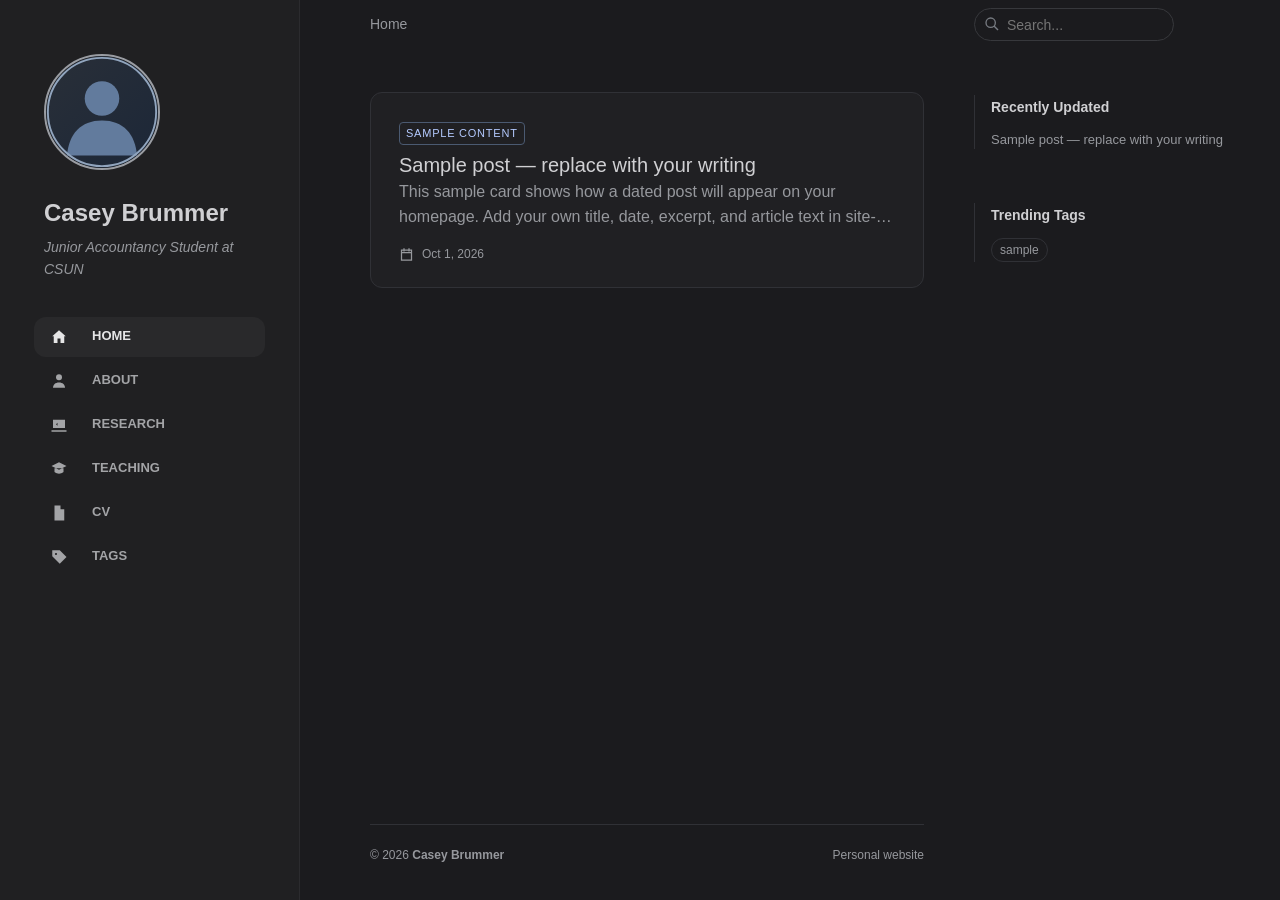
<file: index.html>
<!doctype html>
<html lang="en">
<head>
  <meta charset="utf-8">
  <meta name="viewport" content="width=device-width, initial-scale=1">
  <meta name="description" content="Personal website of Casey Brummer, junior accountancy student at CSUN.">
  <link rel="icon" href="assets/favicon.svg" type="image/svg+xml">
  <link rel="stylesheet" href="style.css">
  <script defer src="site-data.js"></script>
  <script defer src="app.js"></script>
  <title>Home | Casey Brummer</title>
</head>
<body data-page="home">
  <a class="skip" href="#content">Skip to content</a>
  <header class="mobile-header"><button class="menu-button" id="menu-button" aria-label="Open navigation" aria-controls="sidebar" aria-expanded="false">☰</button><span id="mobile-name">Casey Brummer</span></header>
  <div class="mobile-backdrop" id="backdrop"></div>
  <aside class="sidebar" id="sidebar"></aside>
  <div class="layout">
    <main class="main">
      <div class="topbar" id="breadcrumb"></div>
      <section class="page" id="content" aria-live="polite"></section>
      <footer class="site-footer"><span>© <span id="footer-year"></span> <strong id="footer-name"></strong></span><span>Personal website</span></footer>
    </main>
    <aside class="rightbar" aria-label="Site tools and recent content">
      <div class="search-wrap"><svg class="search-icon" viewBox="0 0 24 24" aria-hidden="true"><circle cx="10" cy="10" r="7" fill="none" stroke="currentColor" stroke-width="2"/><path d="m15 15 6 6" fill="none" stroke="currentColor" stroke-width="2"/></svg><input class="search" id="search" type="search" placeholder="Search..." aria-label="Search pages and posts" autocomplete="off"><div class="search-results" id="search-results" aria-live="polite"></div></div>
      <div class="widget" id="recent"></div>
      <div class="widget" id="trending"></div>
    </aside>
  </div>
</body>
</html>
</file>
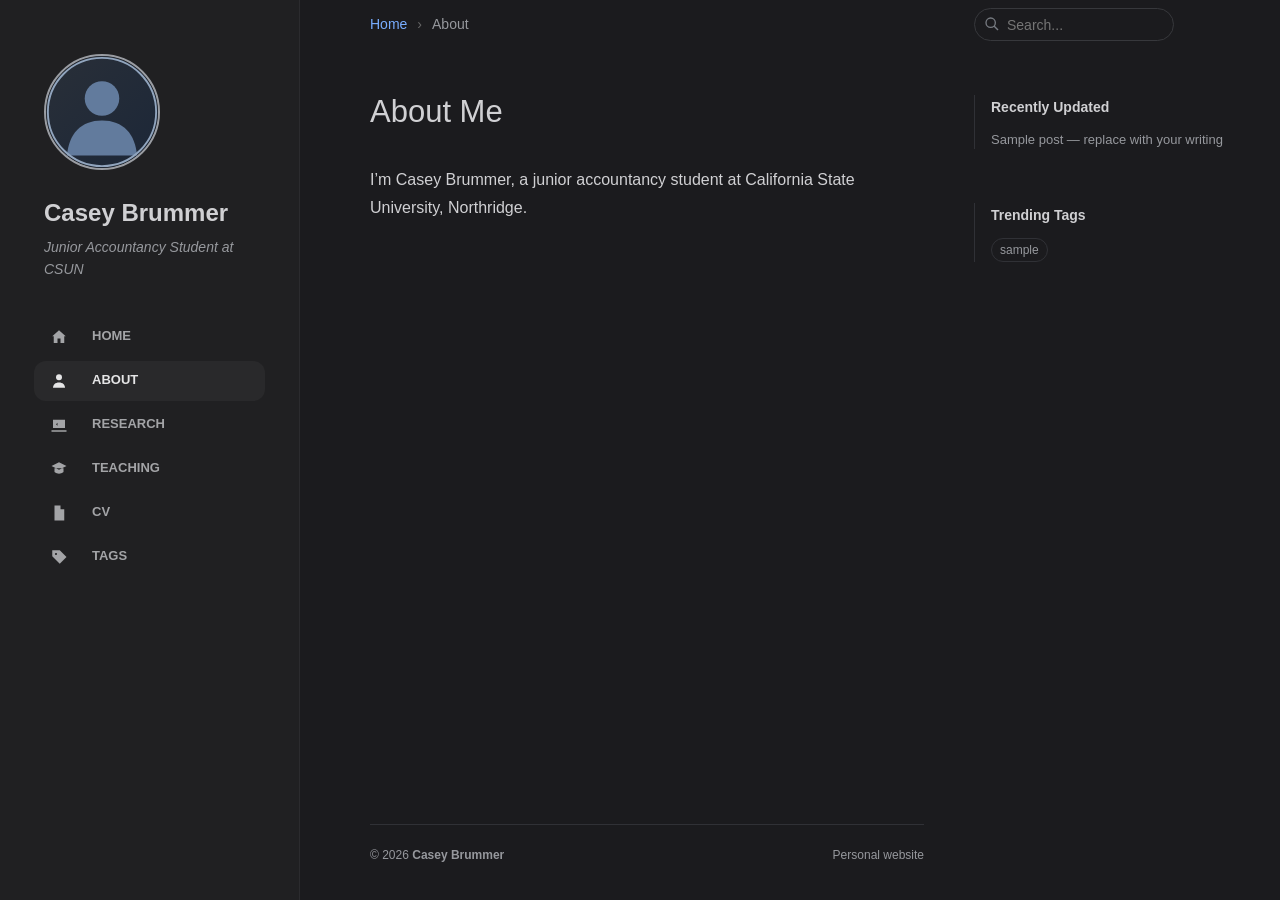
<file: about.html>
<!doctype html>
<html lang="en">
<head>
  <meta charset="utf-8">
  <meta name="viewport" content="width=device-width, initial-scale=1">
  <meta name="description" content="Personal website of Casey Brummer, junior accountancy student at CSUN.">
  <link rel="icon" href="assets/favicon.svg" type="image/svg+xml">
  <link rel="stylesheet" href="style.css">
  <script defer src="site-data.js"></script>
  <script defer src="app.js"></script>
  <title>About | Casey Brummer</title>
</head>
<body data-page="about">
  <a class="skip" href="#content">Skip to content</a>
  <header class="mobile-header"><button class="menu-button" id="menu-button" aria-label="Open navigation" aria-controls="sidebar" aria-expanded="false">☰</button><span id="mobile-name">Casey Brummer</span></header>
  <div class="mobile-backdrop" id="backdrop"></div>
  <aside class="sidebar" id="sidebar"></aside>
  <div class="layout">
    <main class="main">
      <div class="topbar" id="breadcrumb"></div>
      <section class="page" id="content" aria-live="polite"></section>
      <footer class="site-footer"><span>© <span id="footer-year"></span> <strong id="footer-name"></strong></span><span>Personal website</span></footer>
    </main>
    <aside class="rightbar" aria-label="Site tools and recent content">
      <div class="search-wrap"><svg class="search-icon" viewBox="0 0 24 24" aria-hidden="true"><circle cx="10" cy="10" r="7" fill="none" stroke="currentColor" stroke-width="2"/><path d="m15 15 6 6" fill="none" stroke="currentColor" stroke-width="2"/></svg><input class="search" id="search" type="search" placeholder="Search..." aria-label="Search pages and posts" autocomplete="off"><div class="search-results" id="search-results" aria-live="polite"></div></div>
      <div class="widget" id="recent"></div>
      <div class="widget" id="trending"></div>
    </aside>
  </div>
</body>
</html>
</file>
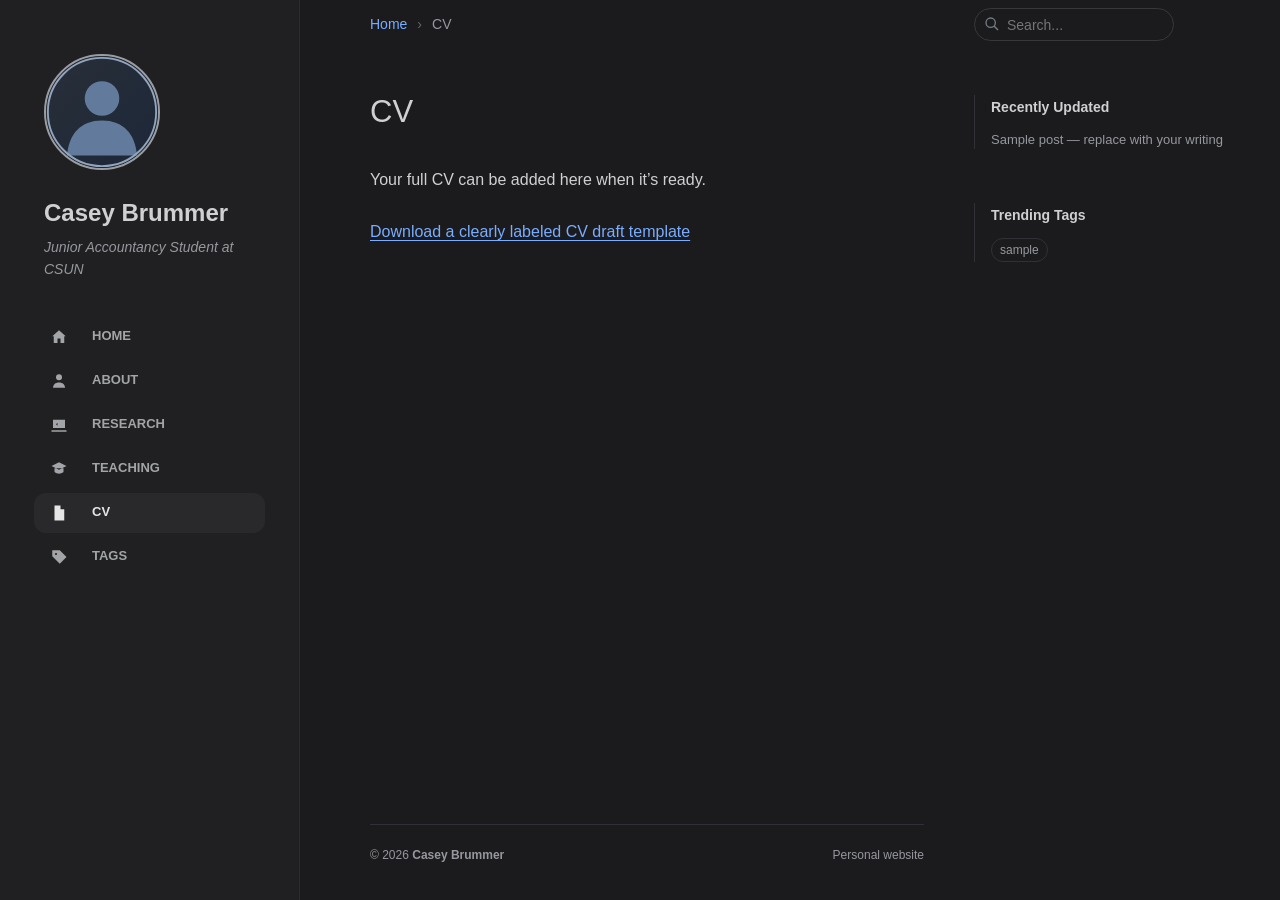
<file: cv.html>
<!doctype html>
<html lang="en">
<head>
  <meta charset="utf-8">
  <meta name="viewport" content="width=device-width, initial-scale=1">
  <meta name="description" content="Personal website of Casey Brummer, junior accountancy student at CSUN.">
  <link rel="icon" href="assets/favicon.svg" type="image/svg+xml">
  <link rel="stylesheet" href="style.css">
  <script defer src="site-data.js"></script>
  <script defer src="app.js"></script>
  <title>Cv | Casey Brummer</title>
</head>
<body data-page="cv">
  <a class="skip" href="#content">Skip to content</a>
  <header class="mobile-header"><button class="menu-button" id="menu-button" aria-label="Open navigation" aria-controls="sidebar" aria-expanded="false">☰</button><span id="mobile-name">Casey Brummer</span></header>
  <div class="mobile-backdrop" id="backdrop"></div>
  <aside class="sidebar" id="sidebar"></aside>
  <div class="layout">
    <main class="main">
      <div class="topbar" id="breadcrumb"></div>
      <section class="page" id="content" aria-live="polite"></section>
      <footer class="site-footer"><span>© <span id="footer-year"></span> <strong id="footer-name"></strong></span><span>Personal website</span></footer>
    </main>
    <aside class="rightbar" aria-label="Site tools and recent content">
      <div class="search-wrap"><svg class="search-icon" viewBox="0 0 24 24" aria-hidden="true"><circle cx="10" cy="10" r="7" fill="none" stroke="currentColor" stroke-width="2"/><path d="m15 15 6 6" fill="none" stroke="currentColor" stroke-width="2"/></svg><input class="search" id="search" type="search" placeholder="Search..." aria-label="Search pages and posts" autocomplete="off"><div class="search-results" id="search-results" aria-live="polite"></div></div>
      <div class="widget" id="recent"></div>
      <div class="widget" id="trending"></div>
    </aside>
  </div>
</body>
</html>
</file>
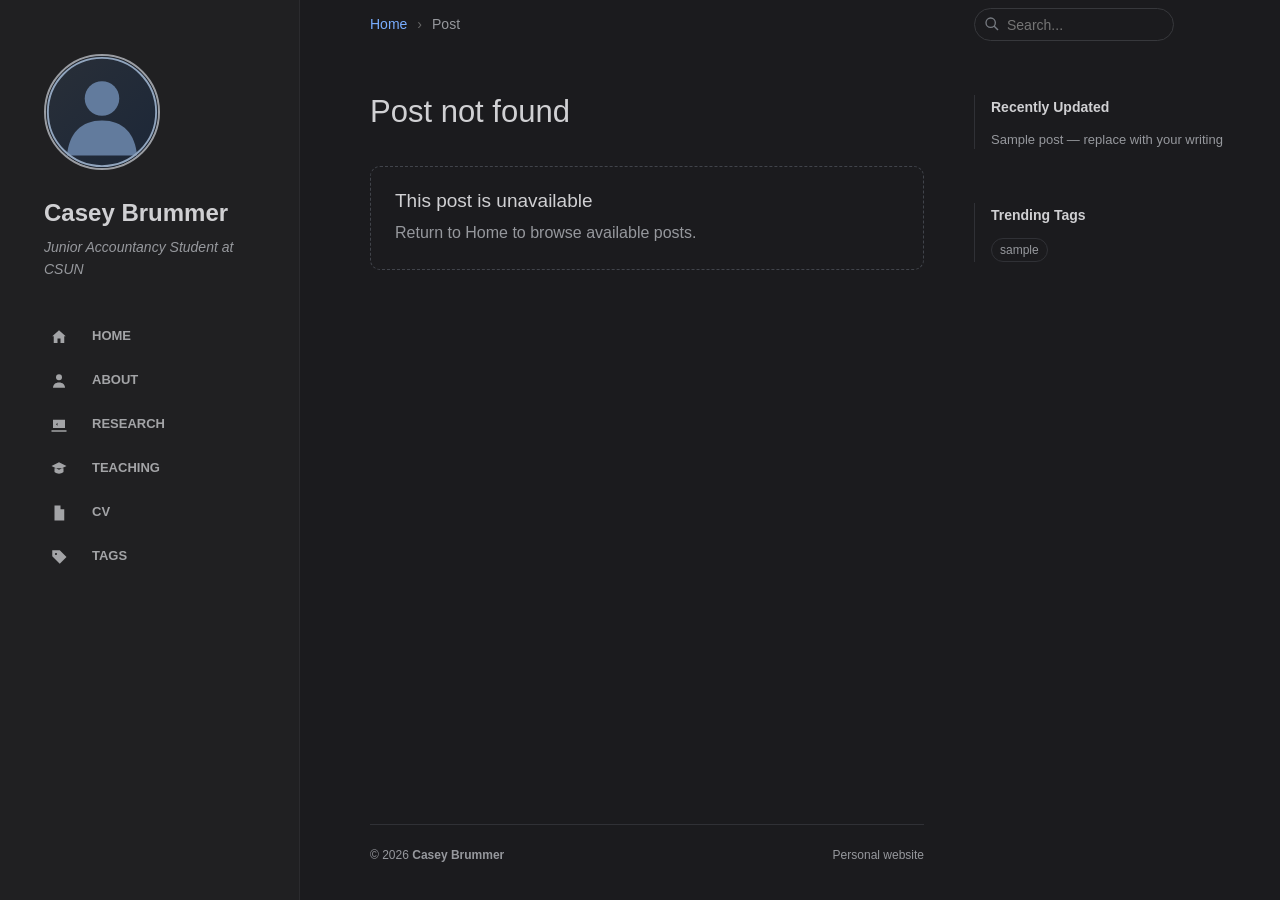
<file: post.html>
<!doctype html>
<html lang="en">
<head>
  <meta charset="utf-8">
  <meta name="viewport" content="width=device-width, initial-scale=1">
  <meta name="description" content="Personal website of Casey Brummer, junior accountancy student at CSUN.">
  <link rel="icon" href="assets/favicon.svg" type="image/svg+xml">
  <link rel="stylesheet" href="style.css">
  <script defer src="site-data.js"></script>
  <script defer src="app.js"></script>
  <title>Post | Casey Brummer</title>
</head>
<body data-page="post">
  <a class="skip" href="#content">Skip to content</a>
  <header class="mobile-header"><button class="menu-button" id="menu-button" aria-label="Open navigation" aria-controls="sidebar" aria-expanded="false">☰</button><span id="mobile-name">Casey Brummer</span></header>
  <div class="mobile-backdrop" id="backdrop"></div>
  <aside class="sidebar" id="sidebar"></aside>
  <div class="layout">
    <main class="main">
      <div class="topbar" id="breadcrumb"></div>
      <section class="page" id="content" aria-live="polite"></section>
      <footer class="site-footer"><span>© <span id="footer-year"></span> <strong id="footer-name"></strong></span><span>Personal website</span></footer>
    </main>
    <aside class="rightbar" aria-label="Site tools and recent content">
      <div class="search-wrap"><svg class="search-icon" viewBox="0 0 24 24" aria-hidden="true"><circle cx="10" cy="10" r="7" fill="none" stroke="currentColor" stroke-width="2"/><path d="m15 15 6 6" fill="none" stroke="currentColor" stroke-width="2"/></svg><input class="search" id="search" type="search" placeholder="Search..." aria-label="Search pages and posts" autocomplete="off"><div class="search-results" id="search-results" aria-live="polite"></div></div>
      <div class="widget" id="recent"></div>
      <div class="widget" id="trending"></div>
    </aside>
  </div>
</body>
</html>
</file>
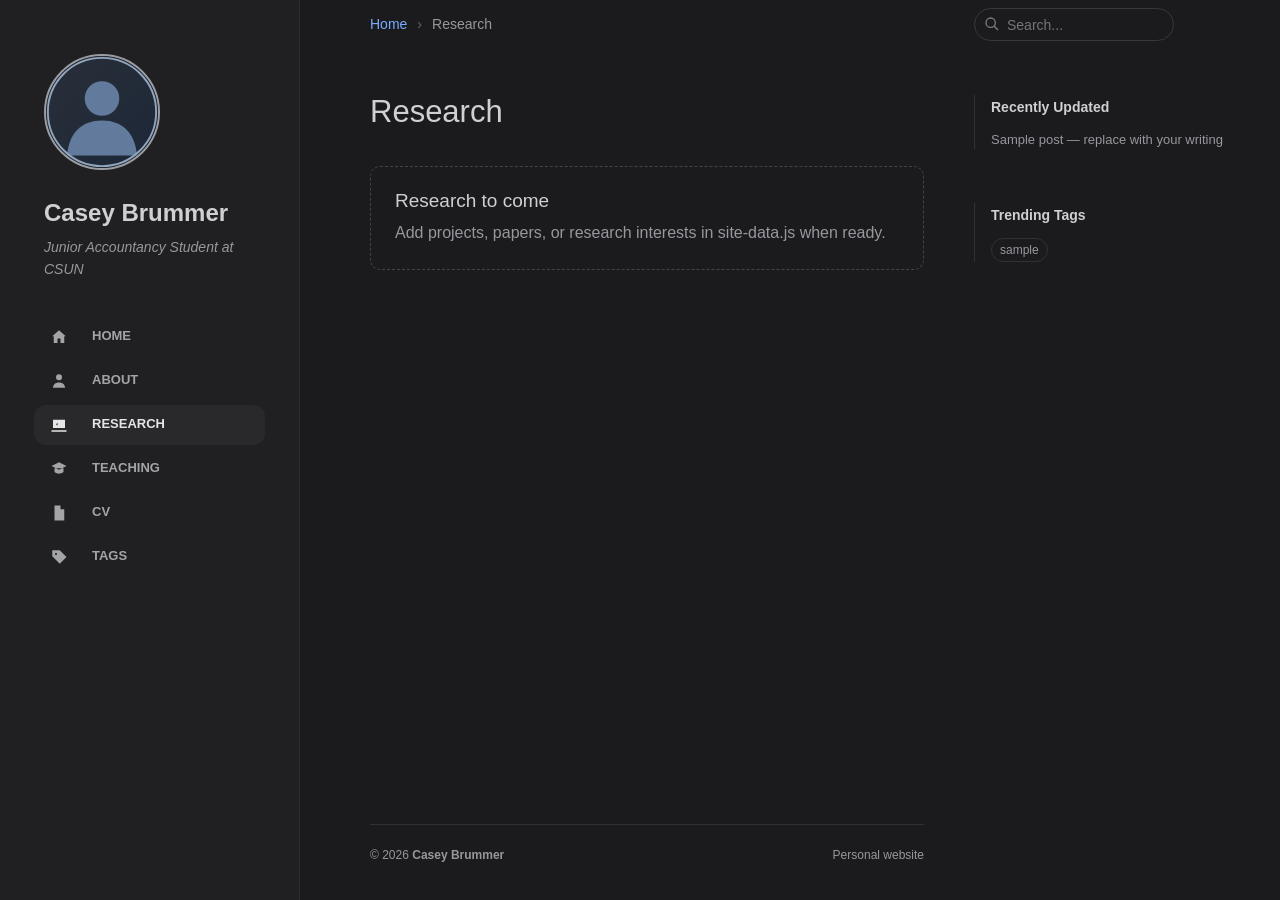
<file: research.html>
<!doctype html>
<html lang="en">
<head>
  <meta charset="utf-8">
  <meta name="viewport" content="width=device-width, initial-scale=1">
  <meta name="description" content="Personal website of Casey Brummer, junior accountancy student at CSUN.">
  <link rel="icon" href="assets/favicon.svg" type="image/svg+xml">
  <link rel="stylesheet" href="style.css">
  <script defer src="site-data.js"></script>
  <script defer src="app.js"></script>
  <title>Research | Casey Brummer</title>
</head>
<body data-page="research">
  <a class="skip" href="#content">Skip to content</a>
  <header class="mobile-header"><button class="menu-button" id="menu-button" aria-label="Open navigation" aria-controls="sidebar" aria-expanded="false">☰</button><span id="mobile-name">Casey Brummer</span></header>
  <div class="mobile-backdrop" id="backdrop"></div>
  <aside class="sidebar" id="sidebar"></aside>
  <div class="layout">
    <main class="main">
      <div class="topbar" id="breadcrumb"></div>
      <section class="page" id="content" aria-live="polite"></section>
      <footer class="site-footer"><span>© <span id="footer-year"></span> <strong id="footer-name"></strong></span><span>Personal website</span></footer>
    </main>
    <aside class="rightbar" aria-label="Site tools and recent content">
      <div class="search-wrap"><svg class="search-icon" viewBox="0 0 24 24" aria-hidden="true"><circle cx="10" cy="10" r="7" fill="none" stroke="currentColor" stroke-width="2"/><path d="m15 15 6 6" fill="none" stroke="currentColor" stroke-width="2"/></svg><input class="search" id="search" type="search" placeholder="Search..." aria-label="Search pages and posts" autocomplete="off"><div class="search-results" id="search-results" aria-live="polite"></div></div>
      <div class="widget" id="recent"></div>
      <div class="widget" id="trending"></div>
    </aside>
  </div>
</body>
</html>
</file>
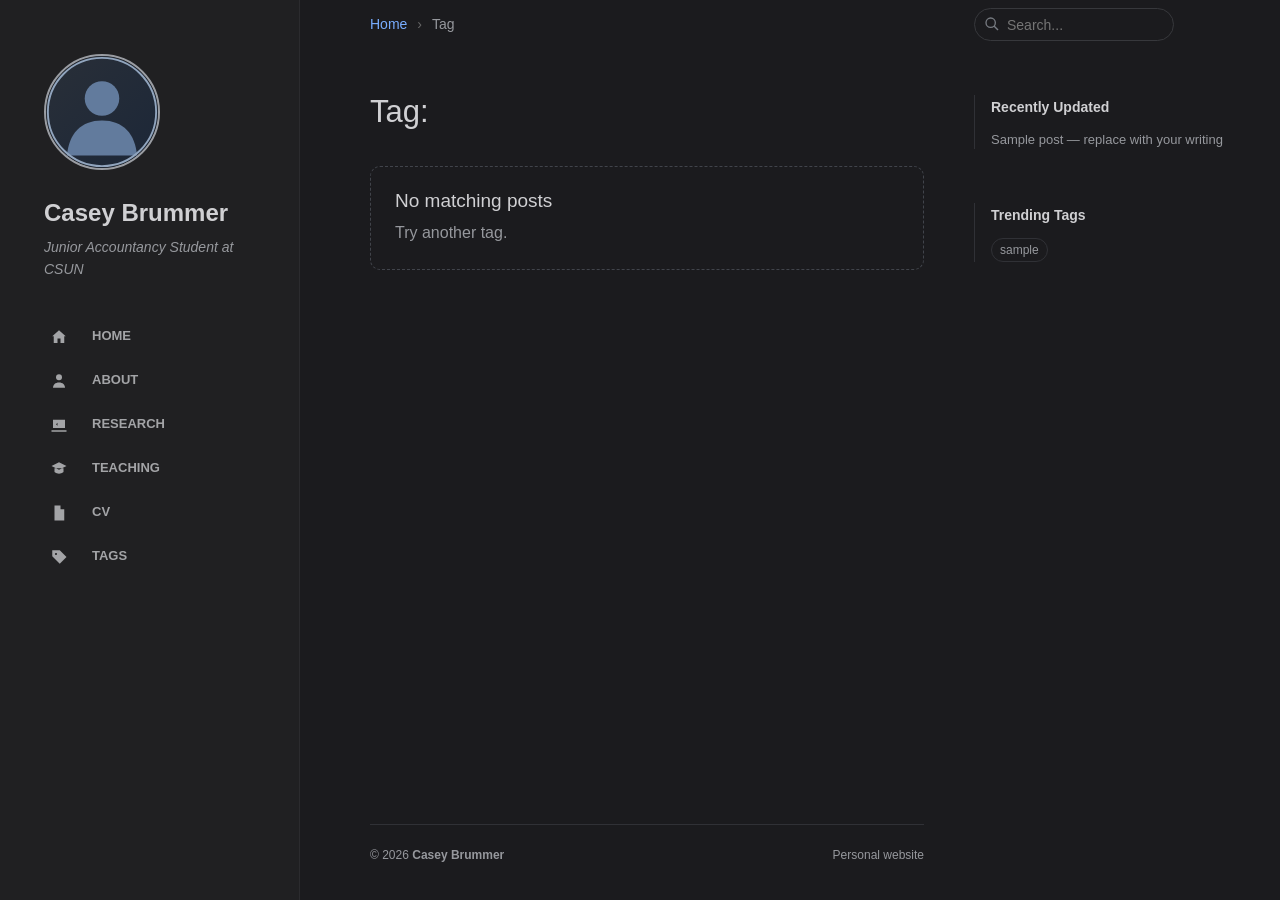
<file: tag.html>
<!doctype html>
<html lang="en">
<head>
  <meta charset="utf-8">
  <meta name="viewport" content="width=device-width, initial-scale=1">
  <meta name="description" content="Personal website of Casey Brummer, junior accountancy student at CSUN.">
  <link rel="icon" href="assets/favicon.svg" type="image/svg+xml">
  <link rel="stylesheet" href="style.css">
  <script defer src="site-data.js"></script>
  <script defer src="app.js"></script>
  <title>Tag | Casey Brummer</title>
</head>
<body data-page="tag">
  <a class="skip" href="#content">Skip to content</a>
  <header class="mobile-header"><button class="menu-button" id="menu-button" aria-label="Open navigation" aria-controls="sidebar" aria-expanded="false">☰</button><span id="mobile-name">Casey Brummer</span></header>
  <div class="mobile-backdrop" id="backdrop"></div>
  <aside class="sidebar" id="sidebar"></aside>
  <div class="layout">
    <main class="main">
      <div class="topbar" id="breadcrumb"></div>
      <section class="page" id="content" aria-live="polite"></section>
      <footer class="site-footer"><span>© <span id="footer-year"></span> <strong id="footer-name"></strong></span><span>Personal website</span></footer>
    </main>
    <aside class="rightbar" aria-label="Site tools and recent content">
      <div class="search-wrap"><svg class="search-icon" viewBox="0 0 24 24" aria-hidden="true"><circle cx="10" cy="10" r="7" fill="none" stroke="currentColor" stroke-width="2"/><path d="m15 15 6 6" fill="none" stroke="currentColor" stroke-width="2"/></svg><input class="search" id="search" type="search" placeholder="Search..." aria-label="Search pages and posts" autocomplete="off"><div class="search-results" id="search-results" aria-live="polite"></div></div>
      <div class="widget" id="recent"></div>
      <div class="widget" id="trending"></div>
    </aside>
  </div>
</body>
</html>
</file>
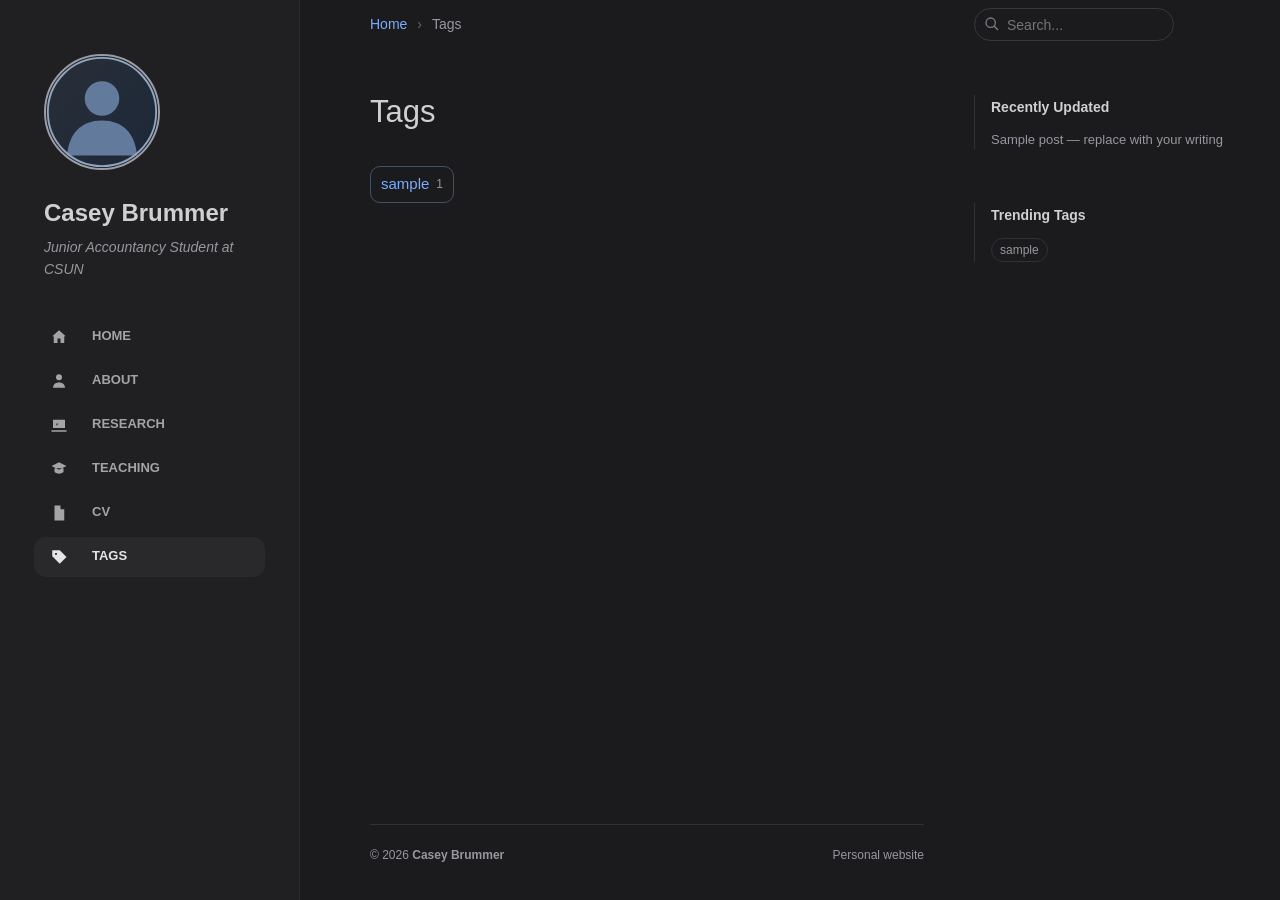
<file: tags.html>
<!doctype html>
<html lang="en">
<head>
  <meta charset="utf-8">
  <meta name="viewport" content="width=device-width, initial-scale=1">
  <meta name="description" content="Personal website of Casey Brummer, junior accountancy student at CSUN.">
  <link rel="icon" href="assets/favicon.svg" type="image/svg+xml">
  <link rel="stylesheet" href="style.css">
  <script defer src="site-data.js"></script>
  <script defer src="app.js"></script>
  <title>Tags | Casey Brummer</title>
</head>
<body data-page="tags">
  <a class="skip" href="#content">Skip to content</a>
  <header class="mobile-header"><button class="menu-button" id="menu-button" aria-label="Open navigation" aria-controls="sidebar" aria-expanded="false">☰</button><span id="mobile-name">Casey Brummer</span></header>
  <div class="mobile-backdrop" id="backdrop"></div>
  <aside class="sidebar" id="sidebar"></aside>
  <div class="layout">
    <main class="main">
      <div class="topbar" id="breadcrumb"></div>
      <section class="page" id="content" aria-live="polite"></section>
      <footer class="site-footer"><span>© <span id="footer-year"></span> <strong id="footer-name"></strong></span><span>Personal website</span></footer>
    </main>
    <aside class="rightbar" aria-label="Site tools and recent content">
      <div class="search-wrap"><svg class="search-icon" viewBox="0 0 24 24" aria-hidden="true"><circle cx="10" cy="10" r="7" fill="none" stroke="currentColor" stroke-width="2"/><path d="m15 15 6 6" fill="none" stroke="currentColor" stroke-width="2"/></svg><input class="search" id="search" type="search" placeholder="Search..." aria-label="Search pages and posts" autocomplete="off"><div class="search-results" id="search-results" aria-live="polite"></div></div>
      <div class="widget" id="recent"></div>
      <div class="widget" id="trending"></div>
    </aside>
  </div>
</body>
</html>
</file>
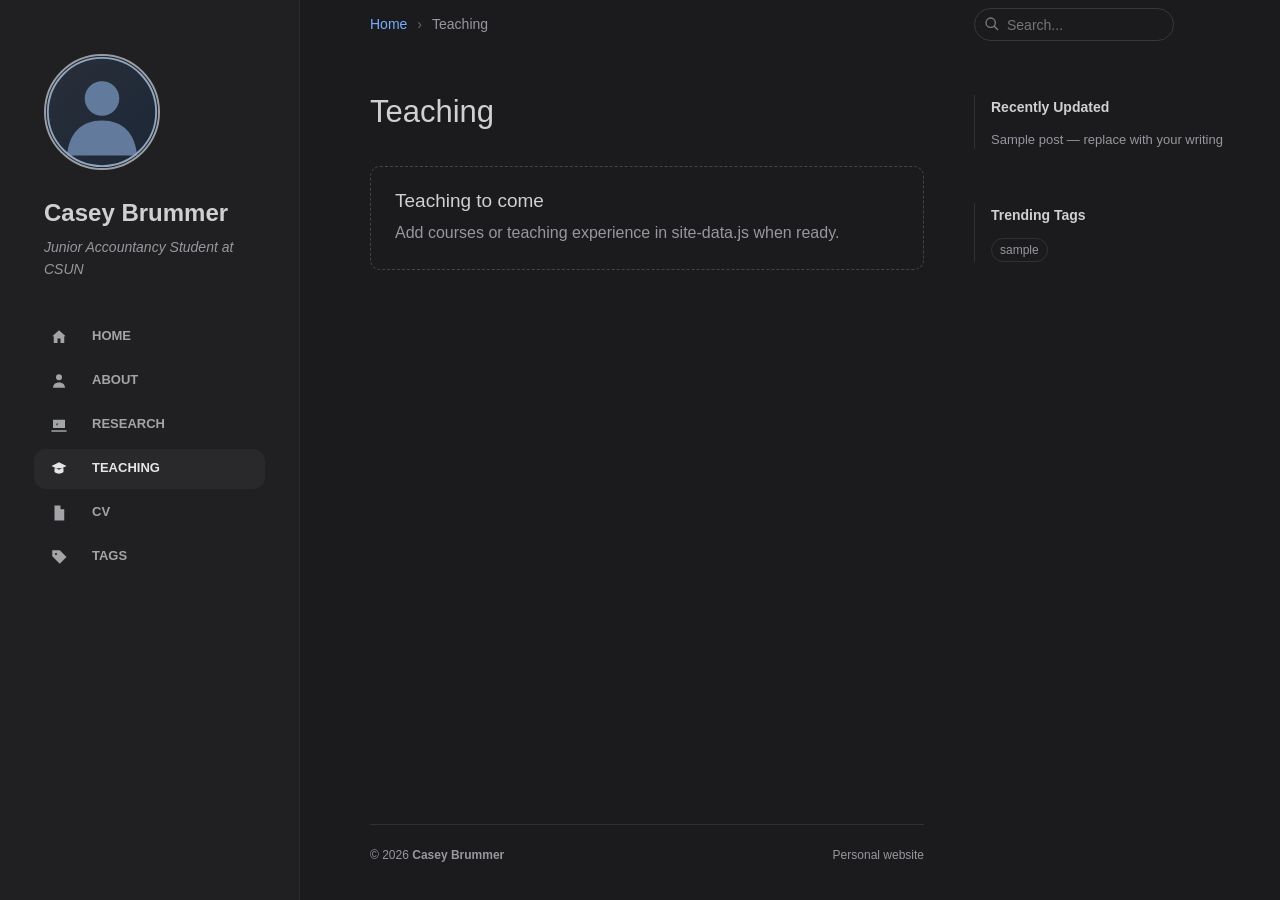
<file: teaching.html>
<!doctype html>
<html lang="en">
<head>
  <meta charset="utf-8">
  <meta name="viewport" content="width=device-width, initial-scale=1">
  <meta name="description" content="Personal website of Casey Brummer, junior accountancy student at CSUN.">
  <link rel="icon" href="assets/favicon.svg" type="image/svg+xml">
  <link rel="stylesheet" href="style.css">
  <script defer src="site-data.js"></script>
  <script defer src="app.js"></script>
  <title>Teaching | Casey Brummer</title>
</head>
<body data-page="teaching">
  <a class="skip" href="#content">Skip to content</a>
  <header class="mobile-header"><button class="menu-button" id="menu-button" aria-label="Open navigation" aria-controls="sidebar" aria-expanded="false">☰</button><span id="mobile-name">Casey Brummer</span></header>
  <div class="mobile-backdrop" id="backdrop"></div>
  <aside class="sidebar" id="sidebar"></aside>
  <div class="layout">
    <main class="main">
      <div class="topbar" id="breadcrumb"></div>
      <section class="page" id="content" aria-live="polite"></section>
      <footer class="site-footer"><span>© <span id="footer-year"></span> <strong id="footer-name"></strong></span><span>Personal website</span></footer>
    </main>
    <aside class="rightbar" aria-label="Site tools and recent content">
      <div class="search-wrap"><svg class="search-icon" viewBox="0 0 24 24" aria-hidden="true"><circle cx="10" cy="10" r="7" fill="none" stroke="currentColor" stroke-width="2"/><path d="m15 15 6 6" fill="none" stroke="currentColor" stroke-width="2"/></svg><input class="search" id="search" type="search" placeholder="Search..." aria-label="Search pages and posts" autocomplete="off"><div class="search-results" id="search-results" aria-live="polite"></div></div>
      <div class="widget" id="recent"></div>
      <div class="widget" id="trending"></div>
    </aside>
  </div>
</body>
</html>
</file>
<file: style.css>
:root{color-scheme:dark;--bg:#1b1b1e;--rail:#202022;--card:#202023;--text:#d0d0d3;--muted:#96989d;--quiet:#777b82;--border:#303136;--link:#78adff;--active:#29292b;font-family:Arial,Helvetica,sans-serif;font-size:16px}*{box-sizing:border-box}html{scroll-behavior:smooth}body{margin:0;background:var(--bg);color:var(--text);line-height:1.75}a{color:var(--link);text-underline-offset:3px}a:hover{color:#a8caff}button,input{font:inherit}.sidebar{position:fixed;inset:0 auto 0 0;width:300px;background:var(--rail);border-right:1px solid #2b2b2e;padding:54px 34px 34px;display:flex;flex-direction:column;z-index:20}.profile{padding:0 10px}.avatar{width:116px;height:116px;border-radius:50%;object-fit:cover;border:2px solid #9a9da3}.profile h1{font-size:24px;line-height:1.2;letter-spacing:0;margin:20px 0 8px}.tagline{color:var(--muted);font-style:italic;font-size:14px;line-height:1.6;margin:0}.profile-email{display:block;font-size:14px;font-style:italic;overflow-wrap:anywhere}.nav{margin-top:36px;display:grid;gap:4px}.nav a{display:flex;align-items:center;gap:24px;min-height:40px;padding:0 16px;border-radius:12px;text-decoration:none;color:#a3a4a7;text-transform:uppercase;font-weight:700;font-size:13px}.nav a:hover,.nav a.active{background:var(--active);color:#e5e5e6}.nav svg{width:18px;height:18px;fill:currentColor;flex:none}.social{margin-top:auto;display:flex;gap:10px;align-items:center}.social a{width:32px;height:32px;border-radius:50%;background:#29292c;display:grid;place-items:center;color:#a4a6a9;text-decoration:none;font-size:12px;font-weight:700}.social a:hover{color:#fff;background:#353b48}.layout{margin-left:300px;display:grid;grid-template-columns:minmax(0,796px) 270px;gap:80px;max-width:1410px;padding:0 36px 0 clamp(56px,12vw,230px);min-height:100vh}.main{min-width:0;display:flex;flex-direction:column}.topbar{height:72px;display:flex;align-items:flex-start;padding-top:12px;color:var(--muted);font-size:14px}.topbar a{text-decoration:none}.topbar .sep{margin:0 10px;color:#666}.page{padding-top:20px;flex:1}.page h1,.page h2{font-weight:400;line-height:1.3}.page h1{font-size:31px;margin:0 0 34px}.page h2{font-size:30px;margin:46px 0 22px}.page p{margin:0 0 20px}.page hr{border:0;border-top:1px solid #25262a;margin:22px 0}.post-card{display:block;background:var(--card);border:1px solid var(--border);border-radius:12px;padding:25px 28px 22px;margin:0 0 18px;text-decoration:none;color:inherit;transition:border-color .15s,transform .15s}.post-card:hover{border-color:#51627b;transform:translateY(-2px);color:inherit}.post-card h2{font-size:20px;margin:0 0 2px}.post-card p{color:var(--muted);margin:0 0 14px;line-height:1.55;display:-webkit-box;-webkit-line-clamp:2;-webkit-box-orient:vertical;overflow:hidden}.post-date{color:var(--muted);font-size:12px;display:flex;align-items:center;gap:8px}.post-date svg{width:15px;height:15px}.placeholder-badge{display:inline-block;color:#b4caff;border:1px solid #4b5a71;border-radius:4px;font-size:11px;letter-spacing:.07em;text-transform:uppercase;padding:1px 6px;margin-bottom:7px}.empty{border:1px dashed #41444b;border-radius:10px;padding:22px 24px;color:var(--muted)}.empty h2{font-size:19px;margin:0 0 5px;color:var(--text)}.empty p{margin:0}.item{margin:0 0 26px}.item h3{font-size:16px;font-weight:400;margin:0}.item p{color:var(--muted);font-style:italic;font-size:15px;margin:1px 0}.tags{display:flex;flex-wrap:wrap;gap:10px}.tag{display:inline-flex;align-items:center;gap:7px;border:1px solid #415166;border-radius:10px;padding:4px 10px;color:var(--link);text-decoration:none;font-size:15px}.tag span{color:var(--muted);font-size:12px}.tag:hover{background:#263242}.tag.small{border-color:var(--border);font-size:12px;color:var(--muted);padding:2px 8px;border-radius:999px}.tag.small:hover{color:var(--link)}.rightbar{padding-top:8px}.search-wrap{position:relative}.search{width:200px;height:33px;border:1px solid #37383c;border-radius:18px;background:transparent;color:var(--text);padding:4px 12px 4px 32px;font-size:14px}.search:focus{outline:2px solid var(--link);outline-offset:2px}.search-icon{position:absolute;left:10px;top:8px;width:16px;height:16px;color:var(--quiet)}.search-results{display:none;position:absolute;top:40px;right:0;width:min(350px,80vw);background:#27282d;border:1px solid #45474e;border-radius:9px;box-shadow:0 16px 28px #0008;padding:8px;z-index:15}.search-results.open{display:block}.search-results a,.search-results p{display:block;padding:8px 10px;margin:0;color:var(--text);text-decoration:none;font-size:14px;line-height:1.4;border-radius:5px}.search-results a:hover{background:#353a44}.widget{border-left:1px solid #303136;padding-left:16px;margin-top:54px}.widget h2{font-size:14px;font-weight:600;margin:0 0 10px}.widget a{display:block;color:var(--muted);text-decoration:none;font-size:13px;line-height:1.5;margin:0 0 9px;overflow:hidden;text-overflow:ellipsis;white-space:nowrap}.widget a:hover{color:var(--link)}.widget .tags{gap:6px}.widget .tag{display:inline-flex;margin:0;max-width:none}.site-footer{border-top:1px solid var(--border);padding:20px 0 34px;margin-top:80px;color:var(--muted);font-size:12px;display:flex;justify-content:space-between;gap:16px}.menu-button,.mobile-header,.mobile-backdrop{display:none}.article h1{margin-bottom:10px}.article .post-date{margin-bottom:30px}.article-tags{margin-top:32px}.download{display:inline-block;margin-top:4px}.skip{position:absolute;left:-9999px;top:4px;background:#fff;color:#111;padding:8px;z-index:100}.skip:focus{left:8px}@media(max-width:1500px){.layout{padding-left:70px;gap:50px}}@media(max-width:1180px){.layout{grid-template-columns:minmax(0,1fr);max-width:900px;padding:0 44px}.rightbar{display:grid;grid-template-columns:1fr 1fr;gap:26px;padding:0 0 40px}.search-wrap{grid-column:1/-1}.widget{margin-top:0}.page{padding-top:12px}}@media(max-width:750px){.sidebar{transform:translateX(-100%);transition:transform .2s;width:min(300px,85vw);padding-top:35px}.sidebar.open{transform:translateX(0)}.mobile-backdrop.open{display:block;position:fixed;inset:0;background:#0009;z-index:19}.mobile-header{display:flex;position:sticky;top:0;z-index:10;background:#202022;border-bottom:1px solid var(--border);height:56px;align-items:center;gap:14px;padding:0 18px;font-weight:700}.menu-button{display:grid;place-items:center;border:0;background:transparent;color:var(--text);font-size:25px;padding:4px;cursor:pointer}.layout{margin-left:0;padding:0 20px;display:block;min-height:calc(100vh - 56px)}.topbar{height:55px;padding-top:13px}.page{padding-top:5px}.page h1{font-size:29px;margin-bottom:24px}.page h2{font-size:25px}.rightbar{display:block;padding-bottom:12px}.rightbar .search-wrap{margin:24px 0}.search{width:100%}.widget{margin:22px 0}.site-footer{display:block;margin-top:55px}.site-footer span{display:block;margin-bottom:5px}.post-card{padding:20px}.profile{padding:0}.nav{margin-top:32px}}@media(prefers-reduced-motion:reduce){*{scroll-behavior:auto!important;transition:none!important}}
</file>
